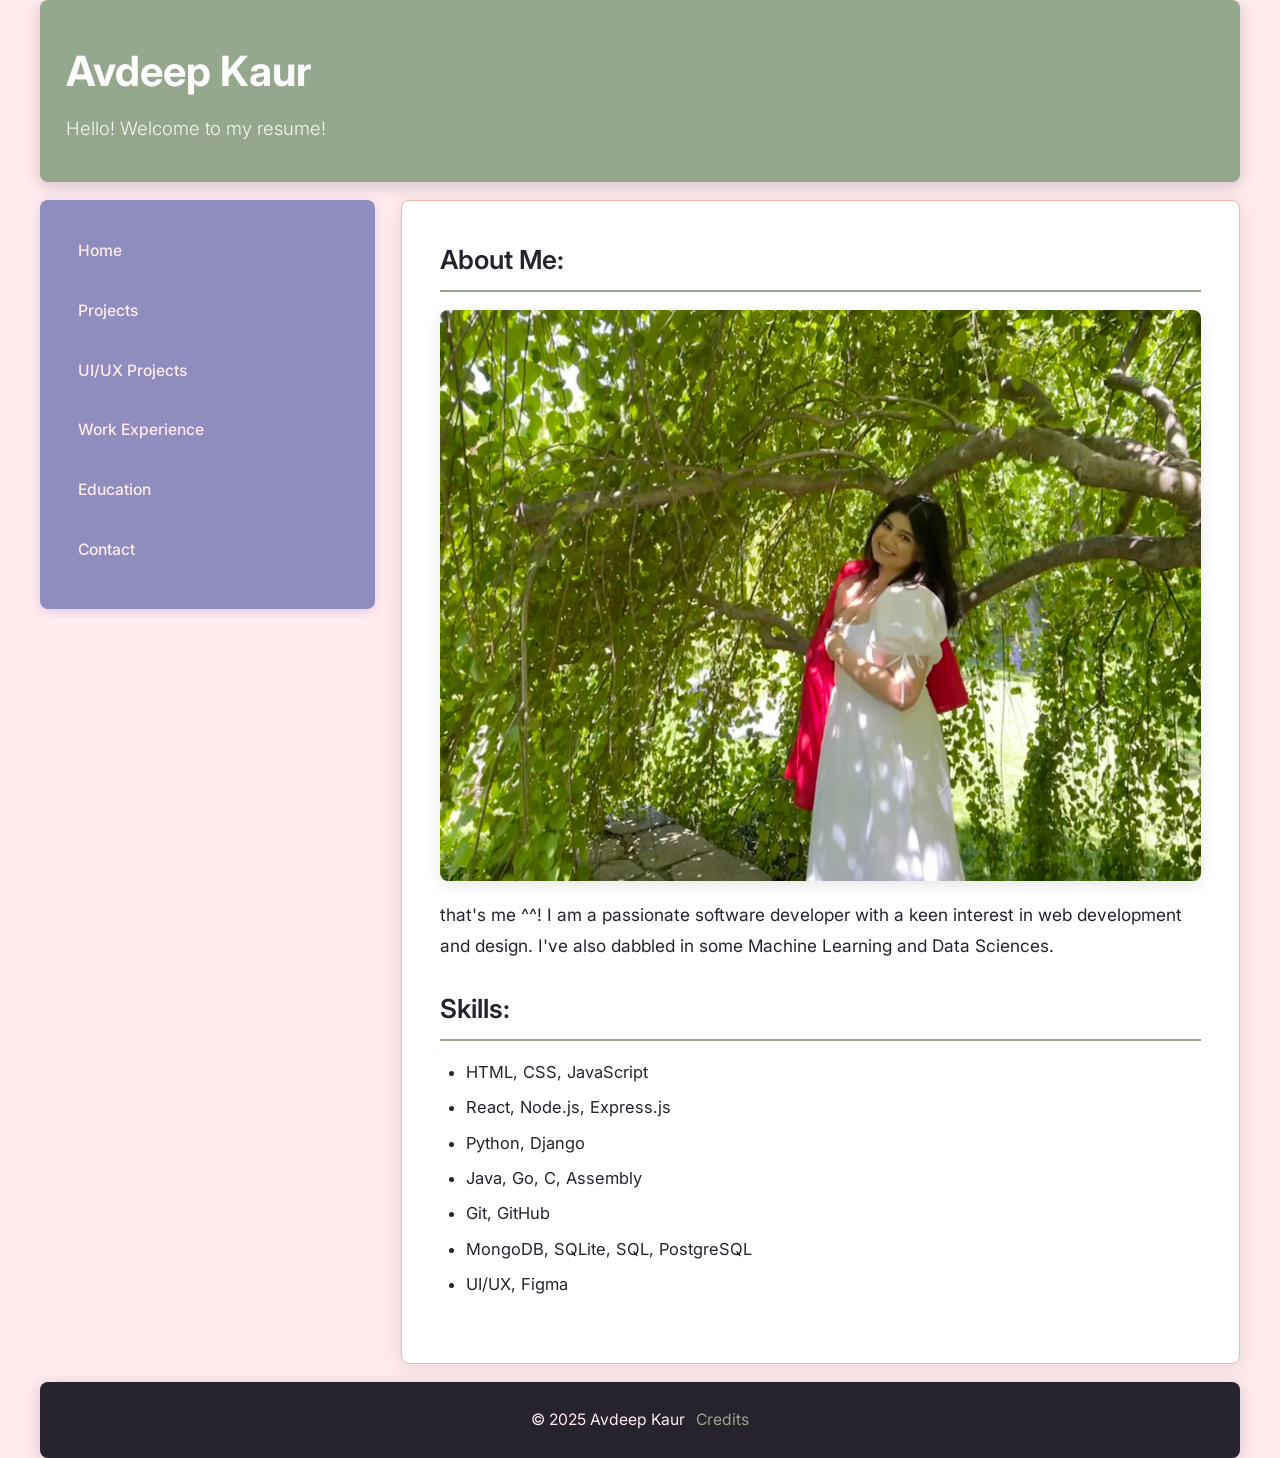
<file: index.html>
<!DOCTYPE html>
<html lang="en">
    <head>
        <meta charset="UTF-8">
        <title>Home | Avdeep Resume</title>
        <link rel="stylesheet" type="text/css" href="styles.css">
    </head>
    <body>
        <header>
            <h1>Avdeep Kaur</h1>
            <p>Hello! Welcome to my resume! </p>
        </header>
        <div class="container">
            <nav>
                <ul>
                    <li><a href="index.html">Home</a></li>
                    <li><a href="projects.html">Projects</a></li>
                    <li><a href="uiux.html">UI/UX Projects</a></li>
                    <li><a href="work.html">Work Experience</a></li>
                    <li><a href="education.html">Education</a></li>
                    <li><a href="contact.html">Contact</a></li>
                </ul>
            </nav>
            <main>
                <section>
                    <h2>About Me: </h2>
                    <img src="src/avdeep.jpeg" alt="Picture of Avdeep Kaur" >
                    <p> that's me ^^! I am a passionate software developer with a keen interest in web development and design. 
                        I've also dabbled in some Machine Learning and Data Sciences.
                    </p>
                </section>
                <section>
                    <h2>Skills: </h2>
                    <ul>
                        <li>HTML, CSS, JavaScript</li>
                        <li>React, Node.js, Express.js</li>
                        <li>Python, Django</li>
                        <li>Java, Go, C, Assembly</li>
                        <li>Git, GitHub</li>
                        <li>MongoDB, SQLite, SQL, PostgreSQL</li>
                        <li>UI/UX, Figma</li>
                    </ul>
                </section>
            </main>
        </div>
    </body>
    <footer>
        <p>&copy; 2025 Avdeep Kaur <a href="">Credits</a></p>
    </footer>
</html>
</file>
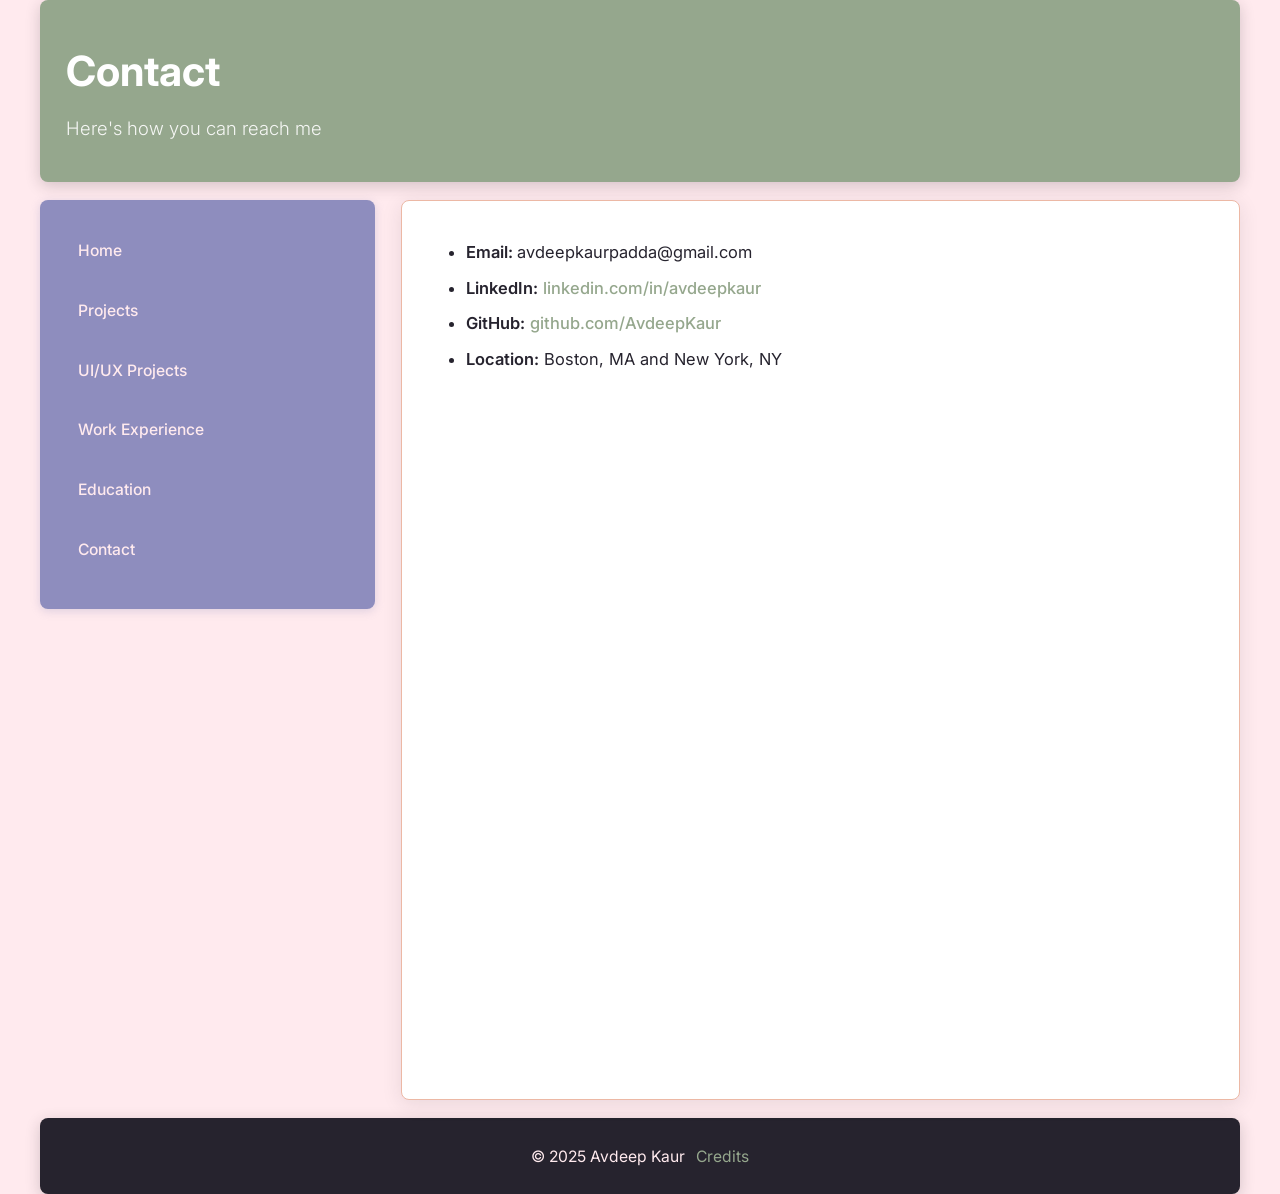
<file: contact.html>
<!DOCTYPE html>
<html lang="en">
    <head>
        <meta charset="UTF-8">
        <title>Contact | Avdeep Resume</title>
        <link rel="stylesheet" type="text/css" href="styles.css">
    </head>
    <body>
        <header>
            <h1>Contact</h1>
            <p>Here's how you can reach me </p>
        </header>
        <div class="container">
            <nav>
                <ul>
                    <li><a href="index.html">Home</a></li>
                    <li><a href="projects.html">Projects</a></li>
                    <li><a href="uiux.html">UI/UX Projects</a></li>
                    <li><a href="work.html">Work Experience</a></li>
                    <li><a href="education.html">Education</a></li>
                    <li><a href="contact.html">Contact</a></li>
                </ul>
            </nav>
            <main>
                <ul>
                    <li> <strong>Email: </strong> avdeepkaurpadda@gmail.com </li>
                    <li><strong>LinkedIn:</strong> <a href="https://www.linkedin.com/in/avdeepkaur/" target="_blank">linkedin.com/in/avdeepkaur</a></li>
                    <li><strong>GitHub:</strong> <a href="https://github.com/AvdeepKaur" target="_blank">github.com/AvdeepKaur</a></li>
                    <li><strong>Location:</strong> Boston, MA and New York, NY </li>
                </ul>
            </main>
        </div>
    </body>
    <footer>
        <p>&copy; 2025 Avdeep Kaur <a href="">Credits</a></p>
    </footer>
</html>
</file>
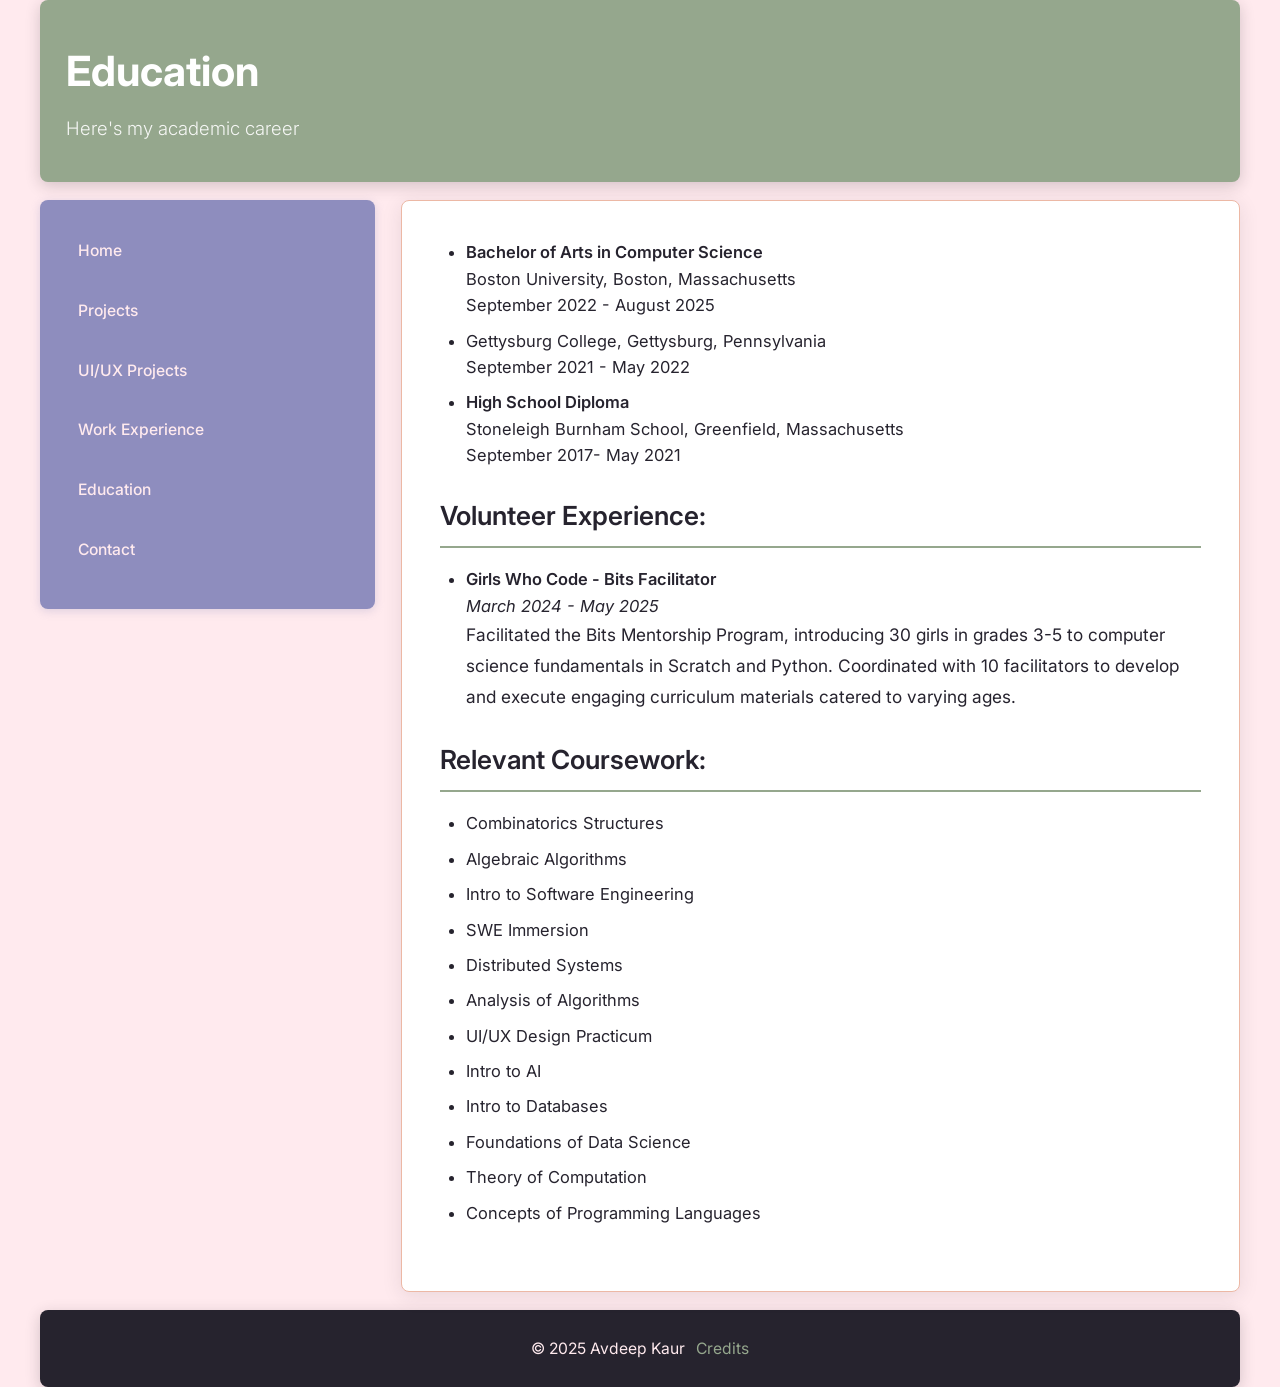
<file: education.html>
<!DOCTYPE html>
<html lang="en">
    <head>
        <meta charset="UTF-8">
        <title>Education | Avdeep Resume</title>
        <link rel="stylesheet" type="text/css" href="styles.css">
    </head>
    <body>
        <header>
            <h1>Education</h1>
            <p>Here's my academic career </p>
        </header>
        <div class="container">
            <nav>
                <ul>
                    <li><a href="index.html">Home</a></li>
                    <li><a href="projects.html">Projects</a></li>
                    <li><a href="uiux.html">UI/UX Projects</a></li>
                    <li><a href="work.html">Work Experience</a></li>
                    <li><a href="education.html">Education</a></li>
                    <li><a href="contact.html">Contact</a></li>
                </ul>
            </nav>
            <main>
                <section>
                    <ul>
                        <li>
                            <strong>Bachelor of Arts in Computer Science</strong><br>
                            Boston University, Boston, Massachusetts <br>
                            September 2022 - August 2025
                        </li>
                        <li>
                            Gettysburg College, Gettysburg, Pennsylvania <br>
                            September 2021 - May 2022
                        </li>
                        <li>
                            <strong>High School Diploma</strong><br>
                            Stoneleigh Burnham School, Greenfield, Massachusetts<br>
                            September 2017- May 2021
                        </li>
                    </ul>
                </section>
                <section>
                    <h2>Volunteer Experience:</h2>
                    <ul>
                        <li>
                            <strong>Girls Who Code - Bits Facilitator</strong><br>
                            <em>March 2024 - May 2025</em><br>
                            <p>
                                Facilitated the Bits Mentorship Program, introducing 30 girls in
                                grades 3-5 to computer science fundamentals in Scratch and Python. 
                                Coordinated with 10 facilitators to develop and execute engaging 
                                curriculum materials catered to varying ages.
                            </p>
                        </li>
                    </ul>
                </section>
                <section>
                    <h2>Relevant Coursework: </h2>
                    <ul>
                        <li>Combinatorics Structures</li>
                        <li>Algebraic Algorithms</li>
                        <li>Intro to Software Engineering</li>
                        <li>SWE Immersion</li>
                        <li>Distributed Systems</li>
                        <li>Analysis of Algorithms</li>
                        <li>UI/UX Design Practicum</li>
                        <li>Intro to AI</li>
                        <li>Intro to Databases</li>
                        <li>Foundations of Data Science</li>
                        <li>Theory of Computation</li>
                        <li>Concepts of Programming Languages</li>
                    </ul>
                </section>
            </main>
        </div>
    </body>
    <footer>
        <p>&copy; 2025 Avdeep Kaur <a href="">Credits</a></p>
    </footer>
</html>
</file>
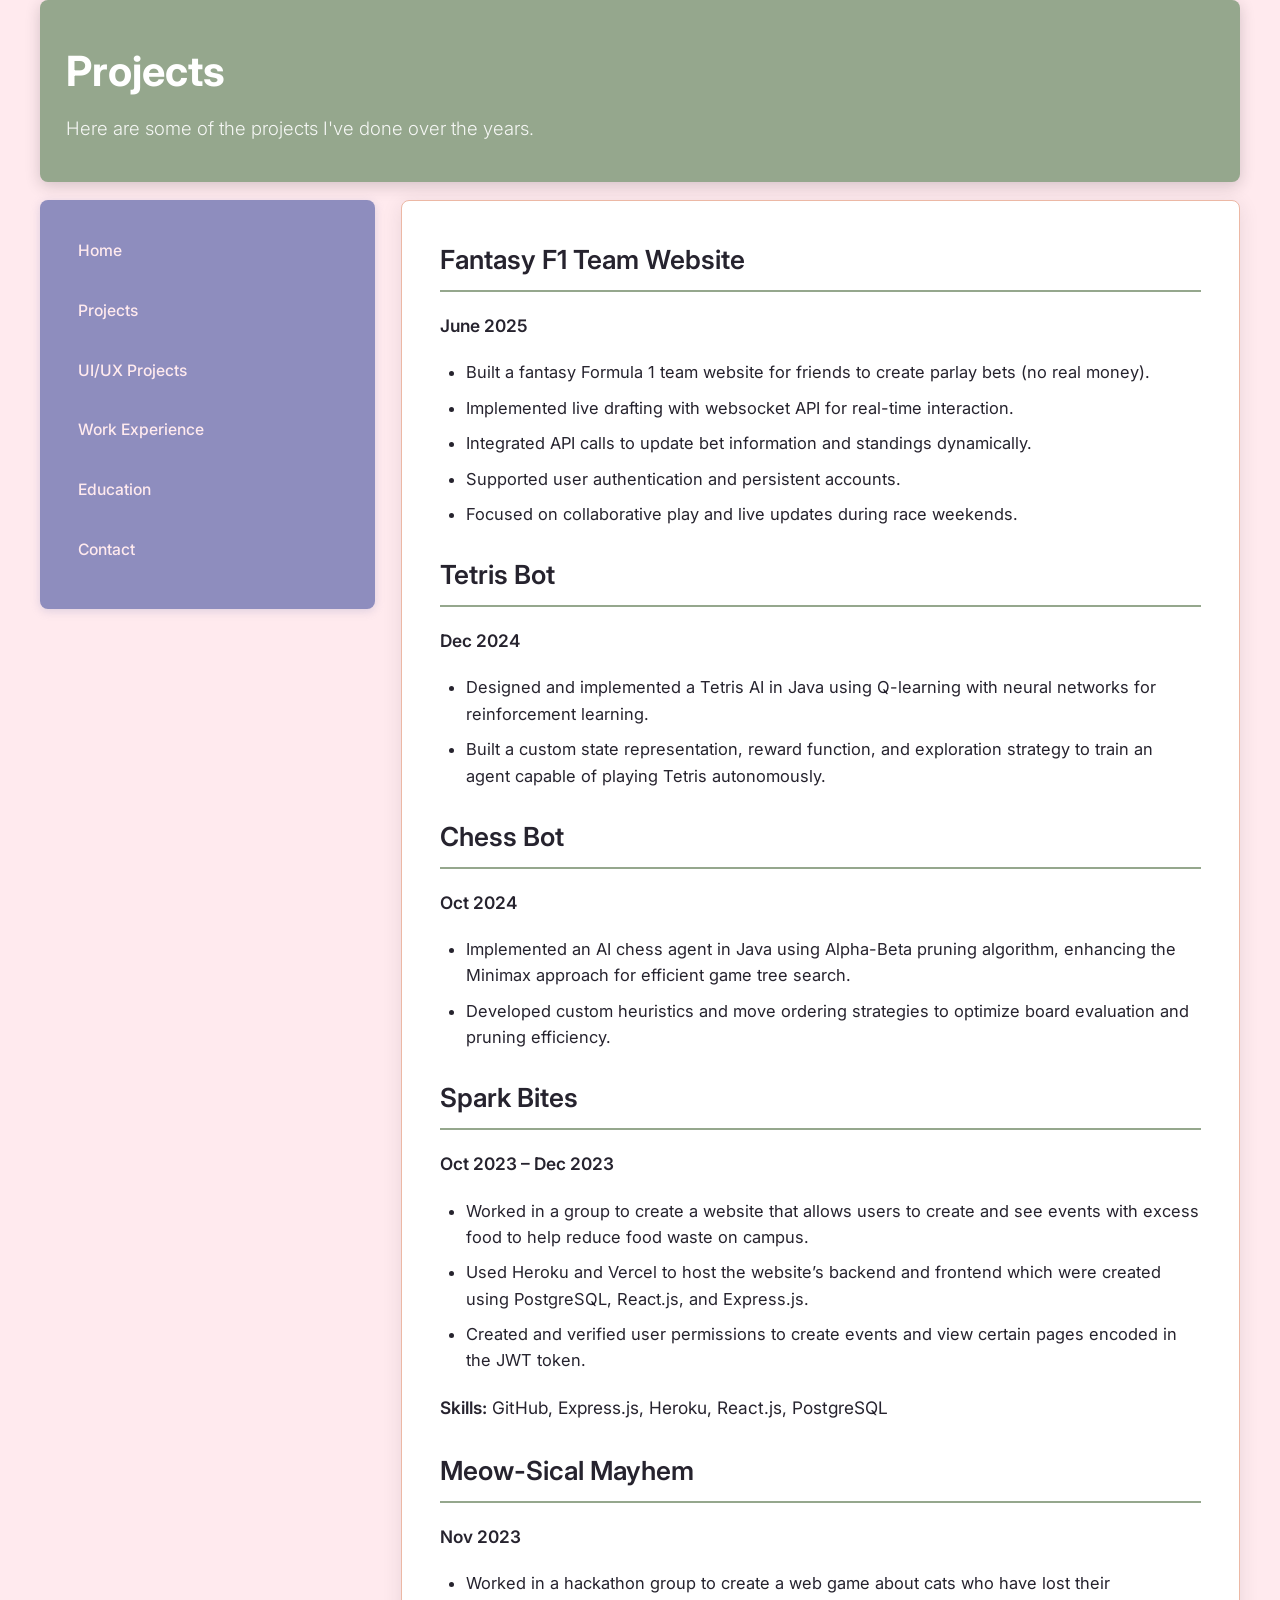
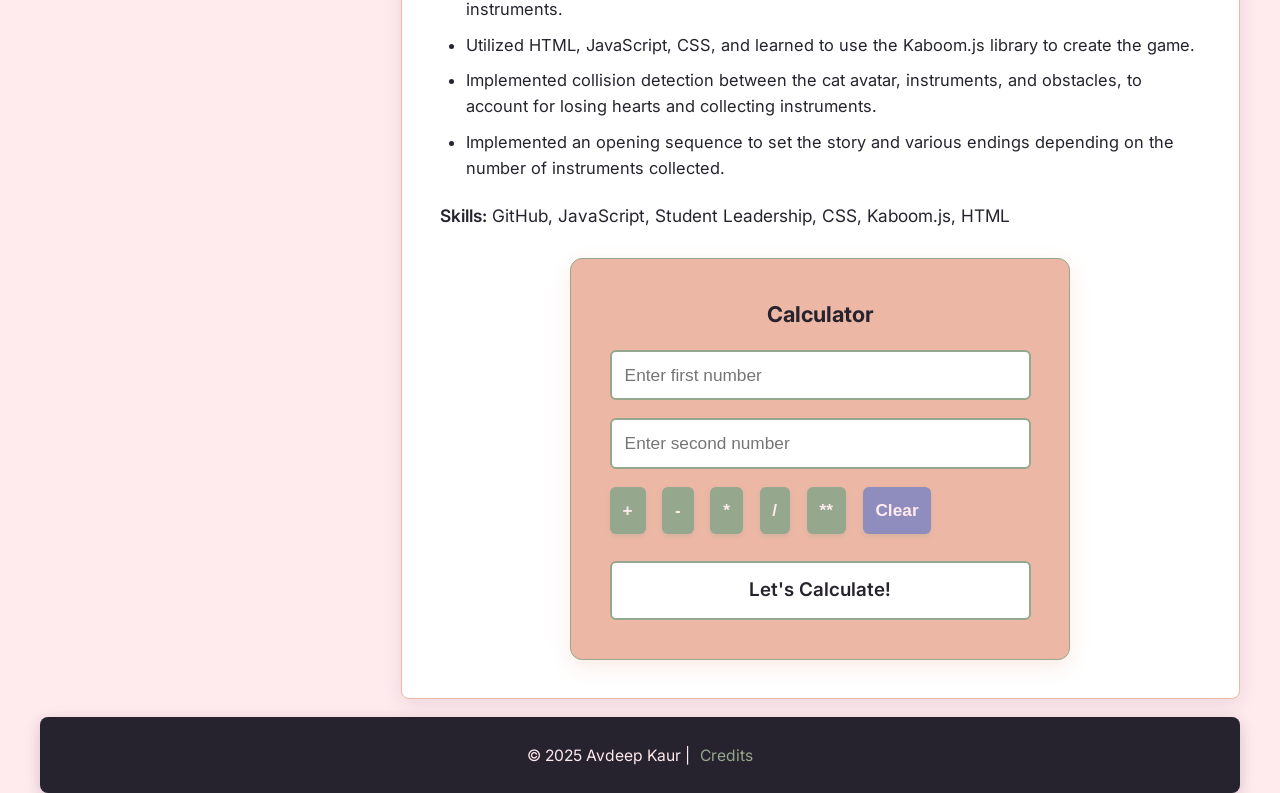
<file: projects.html>
<!DOCTYPE html>
<html lang="en">
<head>
  <meta charset="UTF-8">
  <title>Projects</title>
  <link rel="stylesheet" href="styles.css">
</head>
<body>
  <header>
    <h1>Projects</h1>
    <p>Here are some of the projects I've done over the years.</p>
  </header>
  <div class="container">
    <nav>
      <ul>
        <li><a href="index.html">Home</a></li>
        <li><a href="projects.html">Projects</a></li>
        <li><a href="uiux.html">UI/UX Projects</a></li>
        <li><a href="work.html">Work Experience</a></li>
        <li><a href="education.html">Education</a></li>
        <li><a href="contact.html">Contact</a></li>
      </ul>
    </nav>
    <main>
        <section class="project">
            <h2>Fantasy F1 Team Website</h2>
            <p><strong>June 2025</strong></p>
            <ul>
            <li>Built a fantasy Formula 1 team website for friends to create parlay bets (no real money).</li>
            <li>Implemented live drafting with websocket API for real-time interaction.</li>
            <li>Integrated API calls to update bet information and standings dynamically.</li>
            <li>Supported user authentication and persistent accounts.</li>
            <li>Focused on collaborative play and live updates during race weekends.</li>
            </ul>
      </section>

      <section class="project">
        <h2>Tetris Bot</h2>
        <p><strong>Dec 2024</strong></p>
        <ul>
          <li>Designed and implemented a Tetris AI in Java using Q-learning with neural networks for reinforcement learning.</li>
          <li>Built a custom state representation, reward function, and exploration strategy to train an agent capable of playing Tetris autonomously.</li>
        </ul>
      </section>

      <section class="project">
        <h2>Chess Bot</h2>
        <p><strong>Oct 2024</strong></p>
        <ul>
          <li>Implemented an AI chess agent in Java using Alpha-Beta pruning algorithm, enhancing the Minimax approach for efficient game tree search.</li>
          <li>Developed custom heuristics and move ordering strategies to optimize board evaluation and pruning efficiency.</li>
        </ul>
      </section>

      <section class="project">
        <h2>Spark Bites</h2>
        <p><strong>Oct 2023 – Dec 2023</strong></p>
        <ul>
          <li>Worked in a group to create a website that allows users to create and see events with excess food to help reduce food waste on campus.</li>
          <li>Used Heroku and Vercel to host the website’s backend and frontend which were created using PostgreSQL, React.js, and Express.js.</li>
          <li>Created and verified user permissions to create events and view certain pages encoded in the JWT token.</li>
        </ul>
        <p><strong>Skills:</strong> GitHub, Express.js, Heroku, React.js, PostgreSQL</p>
      </section>

      <section class="project">
        <h2>Meow-Sical Mayhem</h2>
        <p><strong>Nov 2023</strong></p>
        <ul>
          <li>Worked in a hackathon group to create a web game about cats who have lost their instruments.</li>
          <li>Utilized HTML, JavaScript, CSS, and learned to use the Kaboom.js library to create the game.</li>
          <li>Implemented collision detection between the cat avatar, instruments, and obstacles, to account for losing hearts and collecting instruments.</li>
          <li>Implemented an opening sequence to set the story and various endings depending on the number of instruments collected.</li>
        </ul>
        <p><strong>Skills:</strong> GitHub, JavaScript, Student Leadership, CSS, Kaboom.js, HTML</p>
      </section>


      <!-- Calculator Section (keep at the bottom) -->
      <div class="calculator-container">
        <h3>Calculator</h3>
        <div class="calculator-inputs">
          <input type="number" id="first-number" placeholder="Enter first number">
          <input type="number" id="second-number" placeholder="Enter second number">
        </div>
        <div class="calculator-buttons">
          <button onclick="addition()">+</button>
          <button onclick="subtraction()">-</button>
          <button onclick="multiplication()">*</button>
          <button onclick="division()">/</button>
          <button onclick="power()">**</button>
            <!-- I renamed the function because otherwise the clear function wouldn't get called and
                I think it was because there might've been a default clear() that overrided it?-->
          <button class="clear-button" onclick="clearCalculator()">Clear</button>
        </div>
        <div class="calculator-output" id="output">
          Let's Calculate!
        </div>
      </div>
    </main>
  </div>
  <footer>
    <p>&copy; 2025 Avdeep Kaur | <a href="credits.html">Credits</a></p>
  </footer>
  <script src="calc.js"></script>
</body>
</html>
</file>
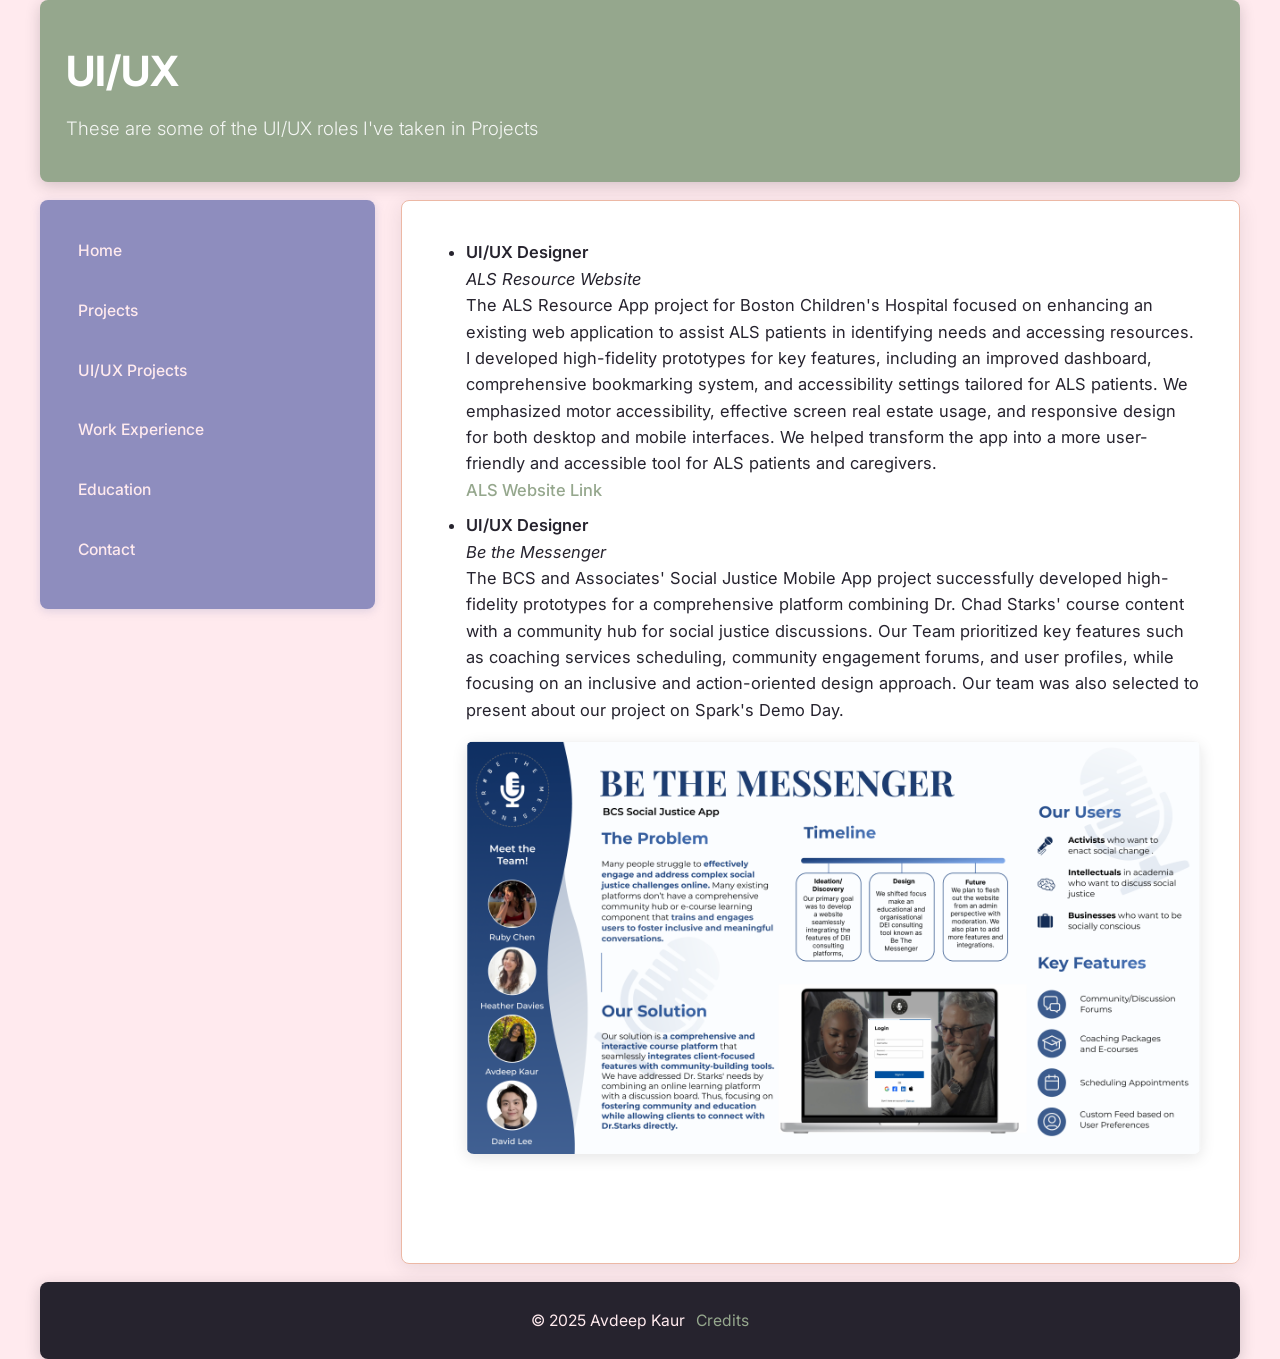
<file: uiux.html>
<!DOCTYPE html>
<html lang="en">
    <head>
        <meta charset="UTF-8">
        <title>UI/UX | Avdeep Resume</title>
        <link rel="stylesheet" type="text/css" href="styles.css">
    </head>
    <body>
        <header>
            <h1>UI/UX</h1>
            <p>These are some of the UI/UX roles I've taken in Projects </p>
        </header>
        <div class="container">
            <nav>
                <ul>
                    <li><a href="index.html">Home</a></li>
                    <li><a href="projects.html">Projects</a></li>
                    <li><a href="uiux.html">UI/UX Projects</a></li>
                    <li><a href="work.html">Work Experience</a></li>
                    <li><a href="education.html">Education</a></li>
                    <li><a href="contact.html">Contact</a></li>
                </ul>
            </nav>
            <main>
                <section>
                    <ul>
                        <li>
                            <strong>UI/UX Designer</strong><br>
                            <em>ALS Resource Website</em><br>
                            The ALS Resource App project for Boston Children's Hospital focused on enhancing an existing web application 
                            to assist ALS patients in identifying needs and accessing resources. 
                            I developed high-fidelity prototypes for key features, including an improved dashboard, comprehensive bookmarking system, 
                            and accessibility settings tailored for ALS patients. We emphasized motor accessibility, 
                            effective screen real estate usage, and responsive design for both desktop and mobile interfaces.
                            We helped transform the app into a more user-friendly and accessible tool for ALS patients and caregivers.<br>
                            <a href="https://se-bch-als-resource-app-y3wu-957c2qnle-cs519team.vercel.app/" target="_blank">ALS Website Link</a>
                        </li>
                        <li>
                            <strong>UI/UX Designer</strong><br>
                            <em>Be the Messenger</em><br>
                            The BCS and Associates' Social Justice Mobile App project successfully developed high-fidelity prototypes for a comprehensive 
                            platform combining Dr. Chad Starks' course content with a community hub for social justice discussions. 
                            Our Team prioritized key features such as coaching services scheduling, community engagement forums, 
                            and user profiles, while focusing on an inclusive and action-oriented design approach. 
                            Our team was also selected to present about our project on Spark's Demo Day.<br>
                            <img src="src/be_the_messenger.png" alt="Be the Messenger Project Screenshot" ><br>
                        </li>
                    </ul>
                </section>
            </main>
        </div>
    </body>
    <footer>
        <p>&copy; 2025 Avdeep Kaur <a href="">Credits</a></p>
    </footer>
</html>
</file>
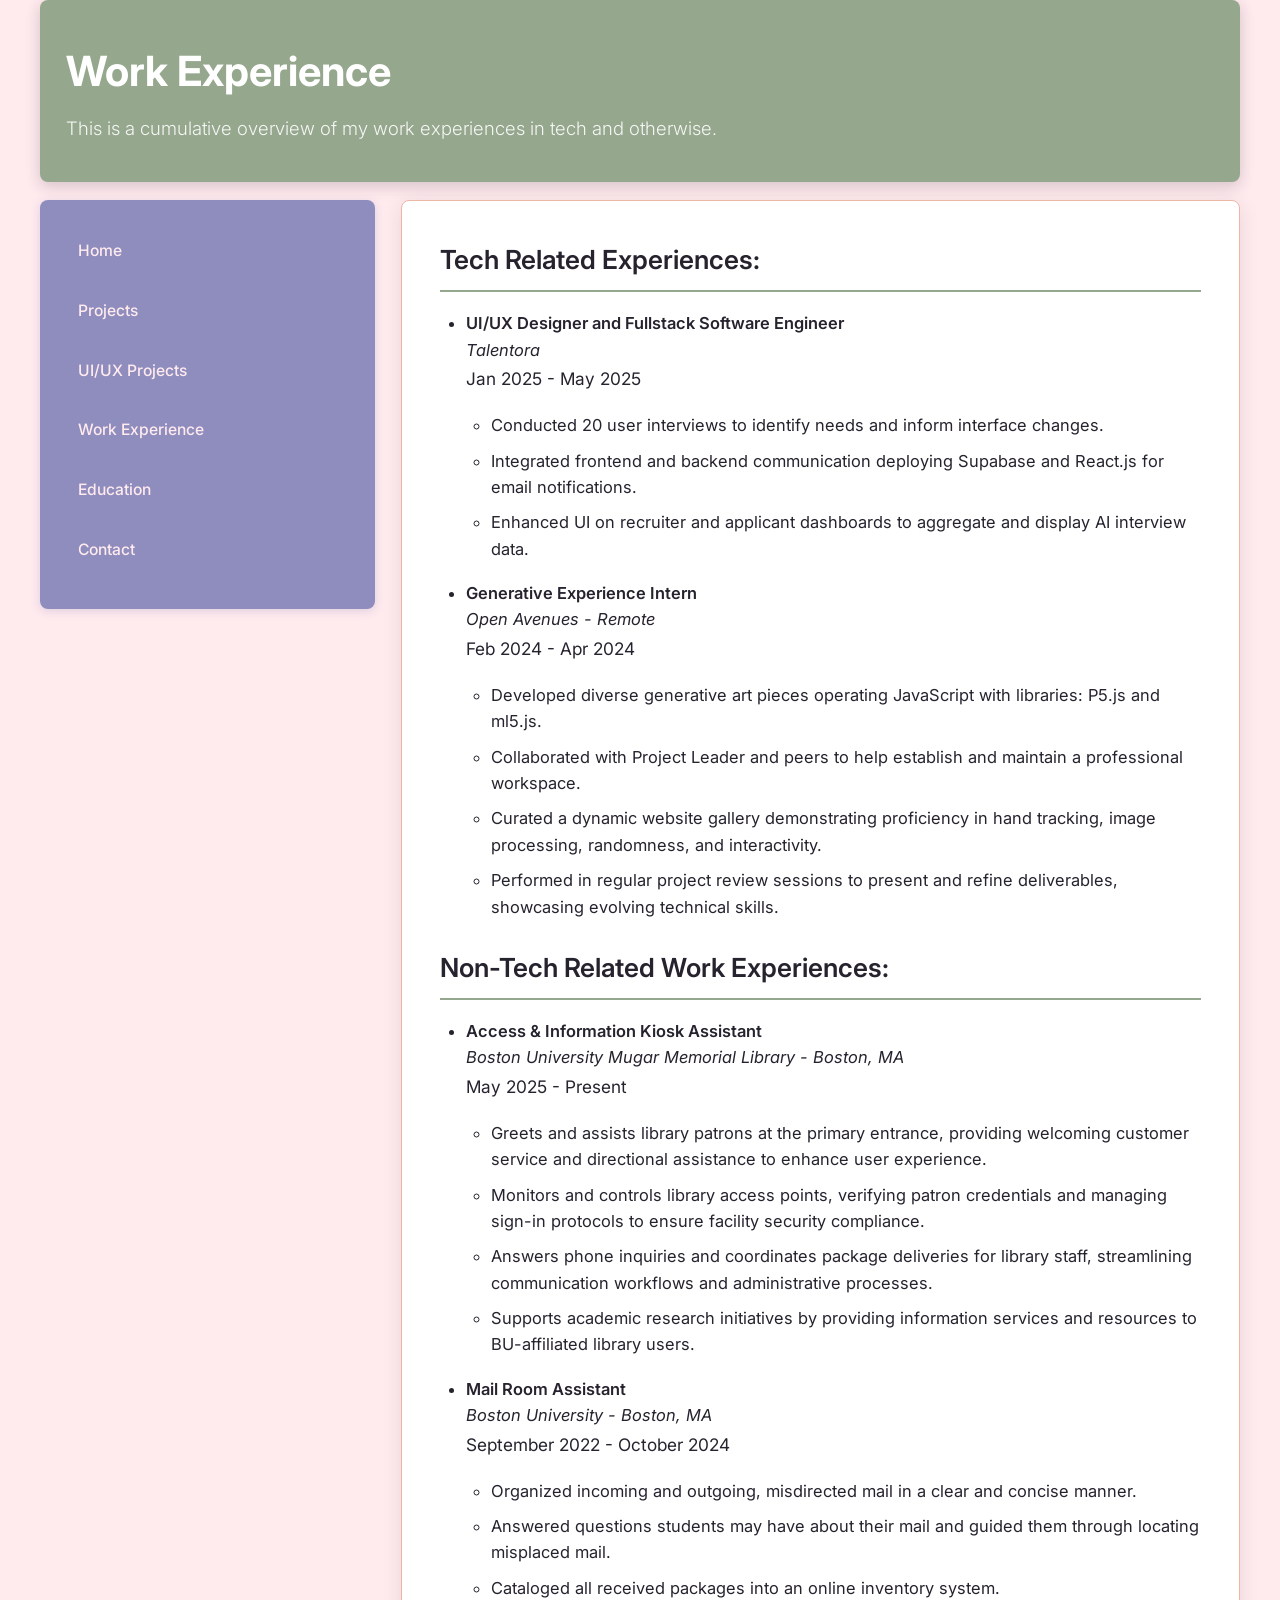
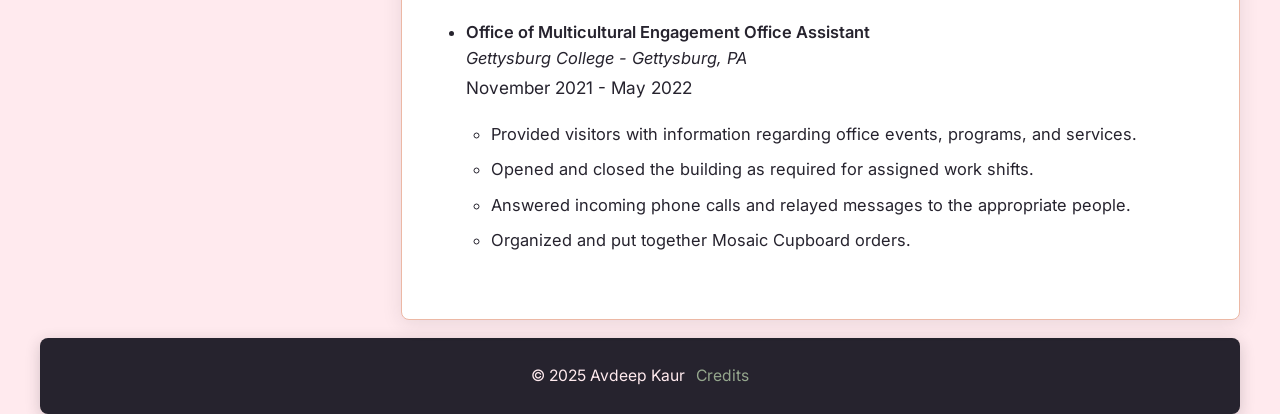
<file: work.html>
<!DOCTYPE html>
<html lang="en">
    <head>
        <meta charset="UTF-8">
        <title>Work | Avdeep Resume</title>
        <link rel="stylesheet" type="text/css" href="styles.css">
    </head>
    <body>
        <header>
            <h1>Work Experience</h1>
            <p>This is a cumulative overview of my work experiences in tech and otherwise. </p>
        </header>
        <div class="container">
            <nav>
                <ul>
                    <li><a href="index.html">Home</a></li>
                    <li><a href="projects.html">Projects</a></li>
                    <li><a href="uiux.html">UI/UX Projects</a></li>
                    <li><a href="work.html">Work Experience</a></li>
                    <li><a href="education.html">Education</a></li>
                    <li><a href="contact.html">Contact</a></li>
                </ul>
            </nav>
            <main>
                <section>
                    <h2>Tech Related Experiences: </h2>
                    <ul>
                        <li>
                            <strong>UI/UX Designer and Fullstack Software Engineer</strong><br>
                            <em>Talentora</em><br>
                            <p> Jan 2025 - May 2025 </p> 
                            <ul>
                                <li>
                                    Conducted 20 user interviews to identify needs and inform interface changes.
                                </li>
                                <li>
                                    Integrated frontend and backend communication deploying Supabase and React.js for email notifications.
                                </li>
                                <li>
                                    Enhanced UI on recruiter and applicant dashboards to aggregate and display AI interview data.
                                </li>
                            </ul>
                            
                        </li>
                        <li>
                            <strong>Generative Experience Intern</strong><br>
                            <em>Open Avenues - Remote </em><br>
                            <p>Feb 2024 - Apr 2024</p>
                            <ul>
                                <li>
                                    Developed diverse generative art pieces operating JavaScript with libraries: P5.js and ml5.js.
                                </li>
                                <li>
                                    Collaborated with Project Leader and peers to help establish and maintain a professional workspace.
                                </li>
                                <li>
                                    Curated a dynamic website gallery demonstrating proficiency in hand tracking, image processing, randomness,
                                    and interactivity.
                                </li>
                                <li>
                                    Performed in regular project review sessions to present and refine deliverables, showcasing evolving technical skills.
                                </li>
                            </ul>
                        </li>
                    </ul>
                </section>
                <section>
                    <h2>Non-Tech Related Work Experiences:</h2>
                    <ul>
                        <li>
                            <strong>Access & Information Kiosk Assistant</strong><br>
                            <em>Boston University Mugar Memorial Library - Boston, MA</em><br>
                            <p>May 2025 - Present</p>
                            <ul>
                                <li>
                                    Greets and assists library patrons at the primary entrance, 
                                    providing welcoming customer service and directional assistance to enhance user experience.
                                </li>
                                <li>
                                    Monitors and controls library access points, verifying patron credentials and managing 
                                    sign-in protocols to ensure facility security compliance.
                                </li>
                                <li>
                                    Answers phone inquiries and coordinates package deliveries for library staff, 
                                    streamlining communication workflows and administrative processes.
                                </li>
                                <li>
                                    Supports academic research initiatives by providing information services and resources to BU-affiliated library users.
                                </li>
                            </ul>
                        </li>
                        <li>
                            <strong>Mail Room Assistant</strong><br>
                            <em>Boston University - Boston, MA</em><br>
                            <p>September 2022 - October 2024</p>
                            <ul>
                                <li>
                                    Organized incoming and outgoing, misdirected mail in a clear and concise manner.
                                </li>
                                <li>
                                    Answered questions students may have about their mail and guided them through locating misplaced mail.
                                </li>
                                <li>
                                    Cataloged all received packages into an online inventory system.
                                </li>
                            </ul>
                        </li>
                        <li>
                            <strong>Office of Multicultural Engagement Office Assistant</strong><br>
                            <em>Gettysburg College - Gettysburg, PA</em><br>
                            <p>November 2021 - May 2022</p>
                            <ul>
                                <li>
                                    Provided visitors with information regarding office events, programs, and services.
                                </li>
                                <li>
                                    Opened and closed the building as required for assigned work shifts.
                                </li>
                                <li>
                                    Answered incoming phone calls and relayed messages to the appropriate people.
                                </li>
                                <li>
                                    Organized and put together Mosaic Cupboard orders.
                                </li>
                            </ul>
                        </li>
                    </ul>
                </section>
            </main>
        </div>
    </body>
    <footer>
        <p>&copy; 2025 Avdeep Kaur <a href="">Credits</a></p>
    </footer>
</html>
</file>
<file: styles.css>
/* Import Google Fonts */
@import url('https://fonts.googleapis.com/css2?family=Inter:wght@300;400;500;600;700&display=swap');

/* Universal Reset */
* {
  margin: 0;
  padding: 0;
  box-sizing: border-box;
}

/* Body Styles */
body {
  font-family: 'Inter', sans-serif;
  line-height: 1.6;
  color: #26232E;
  background-color: #FFEAEE;
  min-height: 100vh;
}

/* Shared width and centering for header, container, and footer */
header,
.container,
footer {
  max-width: 1200px;
  margin-left: auto;
  margin-right: auto;
  width: 100%;
}

/* Header Styles */
header {
  background-color: #95A78D;
  color: #ffffff;
  padding: 3vw 2vw;
  margin-bottom: 2vh;
  border-radius: 8px;
  box-shadow: 0 4px 15px rgba(38, 35, 46, 0.2);
  text-align: left;
}

header h1 {
  font-weight: 700;
  font-size: calc(1.8rem + 1vw);
  margin-bottom: 1vh;
}

header p {
  font-weight: 300;
  font-size: calc(1rem + 0.2vw);
  opacity: 0.9;
}

/* Container for Nav + Main Side-by-Side */
.container {
  display: flex;
  flex-direction: row;
  align-items: flex-start;
  width: 100%;
  gap: 2vw;
}

/* Navigation Styles */
nav {
  background-color: #8E8DBE;
  border-radius: 8px;
  box-shadow: 0 2px 10px rgba(142, 141, 190, 0.3);
  padding: 2vw 1vw;
  width: 28vw;
  min-width: 190px;
  max-width: 30vw;
  margin-bottom: 2vh;
  height: fit-content;
}

nav ul {
  list-style: none;
  padding-left: 0;
}

nav li {
  margin-bottom: 1vh;
  display: block;
}

nav a {
  color: #FFEAEE;
  text-decoration: none;
  padding: 1vw 2vw;
  border-radius: 5px;
  font-weight: 500;
  font-size: calc(0.9rem + 0.1vw);
  display: block;
  transition: background 0.3s, box-shadow 0.3s;
}

nav a:hover {
  background-color: #26232E;
  box-shadow: 0 4px 8px rgba(38, 35, 46, 0.3);
}

/* Main Content Styles */
main {
  background-color: #fff;
  border-radius: 8px;
  box-shadow: 0 4px 20px rgba(38, 35, 46, 0.1);
  border: 1px solid #ECB8A5;
  padding: 3vw;
  min-height: 100vh;
  width: 70vw;
  max-width: 70vw;
  margin-left: auto;
  margin-right: auto;
  margin-bottom: 2vh;
  text-align: left;
  display: block;
}

main h2 {
  color: #26232E;
  margin-bottom: 2vh;
  font-size: calc(1.4rem + 0.3vw);
  font-weight: 600;
  border-bottom: 2px solid #95A78D;
  padding-bottom: 1vh;
}

main p {
  margin-bottom: 2vh;
  font-size: calc(1rem + 0.1vw);
  line-height: 1.8;
}

main ul {
  margin-left: 2vw;
  margin-bottom: 2vh;
}

main li {
  margin-bottom: 1vh;
  font-size: calc(0.95rem + 0.1vw);
}

main img {
  max-width: 100%;
  height: auto;
  border-radius: 8px;
  margin: 2vh 0;
  box-shadow: 0 4px 15px rgba(0, 0, 0, 0.1);
  display: block;
  margin-left: auto;
  margin-right: auto;
}

main a {
  color: #95A78D;
  text-decoration: none;
  font-weight: 500;
}

main a:hover {
  text-decoration: underline;
  color: #26232E;
}

main section {
  margin-bottom: 3vh;
}

main strong {
  color: #26232E;
  font-weight: 600;
}

/* Footer Styles */
footer {
  background-color: #26232E;
  color: #FFEAEE;
  text-align: center;
  padding: 2vw;
  margin-top: auto;
  border-radius: 8px;
  box-shadow: 0 4px 15px rgba(38, 35, 46, 0.2);
}

footer p {
  font-size: calc(0.9rem + 0.1vw);
  margin: 0;
}

footer a {
  color: #95A78D;
  text-decoration: none;
  margin-left: 0.5vw;
}

footer a:hover {
  text-decoration: underline;
  color: #ECB8A5;
}

/* Calculator Styles */
.calculator-container {
  background-color: #ECB8A5;
  padding: 3vw;
  border-radius: 12px;
  margin-top: 3vh;
  box-shadow: 0 6px 20px rgba(236, 184, 165, 0.3);
  max-width: 400px;
  margin-left: auto;
  margin-right: auto;
  border: 1px solid #95A78D;
}

.calculator-container h3 {
  text-align: center;
  color: #26232E;
  margin-bottom: 2vh;
  font-size: calc(1.2rem + 0.2vw);
}

.calculator-inputs {
  display: block;
  margin-bottom: 2vh;
}

.calculator-inputs input {
  padding: 1vw;
  border: 2px solid #95A78D;
  border-radius: 6px;
  font-size: calc(1rem + 0.1vw);
  background-color: white;
  color: #26232E;
  display: block;
  width: 100%;
  margin-bottom: 2vh;
}

.calculator-inputs input:focus {
  outline: none;
  border-color: #26232E;
  box-shadow: 0 0 0 3px rgba(149, 167, 141, 0.2);
}

.calculator-buttons {
  display: block;
  margin-bottom: 2vh;
}

.calculator-buttons button {
  padding: 1vw;
  border: none;
  border-radius: 6px;
  font-size: calc(1rem + 0.1vw);
  font-weight: 600;
  cursor: pointer;
  background-color: #95A78D;
  color: #FFEAEE;
  box-shadow: 0 2px 4px rgba(149, 167, 141, 0.3);
  margin-right: 1vw;
  margin-bottom: 1vh;
  display: inline-block;
  transition: background 0.3s, box-shadow 0.3s;
}

.calculator-buttons button:hover {
  background-color: #26232E;
  box-shadow: 0 4px 8px rgba(38, 35, 46, 0.3);
}

.clear-button {
  background-color: #8E8DBE !important;
}

.clear-button:hover {
  background-color: #26232E !important;
}

.calculator-output {
  background-color: white;
  padding: 1vw;
  border-radius: 6px;
  border: 2px solid #95A78D;
  min-height: 50px;
  font-size: calc(1.1rem + 0.1vw);
  font-weight: 600;
  color: #26232E;
  text-align: center;
}

.negative-result {
  color: #26232E !important;
  background-color: rgb(240, 79, 108) !important;
  border-color: #8E8DBE !important;
}

/* Responsive Layouts */

/* For screens 1000px and up */
@media screen and (min-width: 1000px) {
  header,
  .container,
  footer {
    max-width: 1200px;
  }
  .container {
    gap: 2vw;
  }
  nav {
    width: 28vw;
    max-width: 30vw;
  }
  main {
    max-width: 70vw;
    width: 70vw;
  }
  .calculator-container {
    max-width: 500px;
  }
}

/* For screens 750px–999px */
@media screen and (min-width: 750px) and (max-width: 999px) {
  header,
  .container,
  footer {
    max-width: 100vw;
  }
  .container {
    gap: 2vw;
  }
  nav {
    width: 28vw;
    max-width: 30vw;
  }
  main {
    max-width: 70vw;
    width: 70vw;
  }
}

/* For screens smaller than 750px: stack nav and main vertically */
@media screen and (max-width: 749px) {
  header,
  .container,
  footer {
    max-width: 100vw;
  }
  .container {
    flex-direction: column;
    gap: 0;
  }
  nav, main {
    width: 100vw;
    max-width: 100vw;
  }
  nav {
    margin-bottom: 2vh;
  }
  header {
    text-align: center;
  }
  nav ul {
    display: flex;
    flex-wrap: wrap;
    justify-content: center;
    padding-left: 0;
  }
  nav li {
    display: inline-block;
    margin-right: 1vw;
    margin-bottom: 1vh;
  }
  nav a {
    display: block;
    padding: 0.5vw 1vw;
    font-size: calc(0.8rem + 0.1vw);
  }
  main {
    max-width: 100vw;
    padding: 2vw;
  }
  .calculator-container {
    padding: 2vw;
  }
  .calculator-buttons button {
    margin-right: 1vw;
    margin-bottom: 1vh;
  }
}

/* For screens smaller than 500px */
@media screen and (max-width: 499px) {
  header,
  .container,
  footer {
    max-width: 100vw;
  }
  header {
    padding-left: 2vw;
    padding-right: 2vw;
  }
  nav {
    padding: 1vw;
  }
  nav a {
    padding: 0.5vw 0.75vw;
    font-size: calc(0.7rem + 0.1vw);
  }
  main {
    padding: 1vw;
  }
  .calculator-container {
    padding: 1vw;
  }
  .calculator-buttons button {
    padding: 1vw;
    margin-right: 1vw;
    margin-bottom: 1vh;
  }
}

/* Extra small typography adjustments */
@media screen and (max-width: 375px) {
  header h1 {
    font-size: calc(1.5rem + 0.5vw);
  }
  header p {
    font-size: calc(0.9rem + 0.1vw);
  }
  main h2 {
    font-size: calc(1.2rem + 0.2vw);
  }
}
</file>
